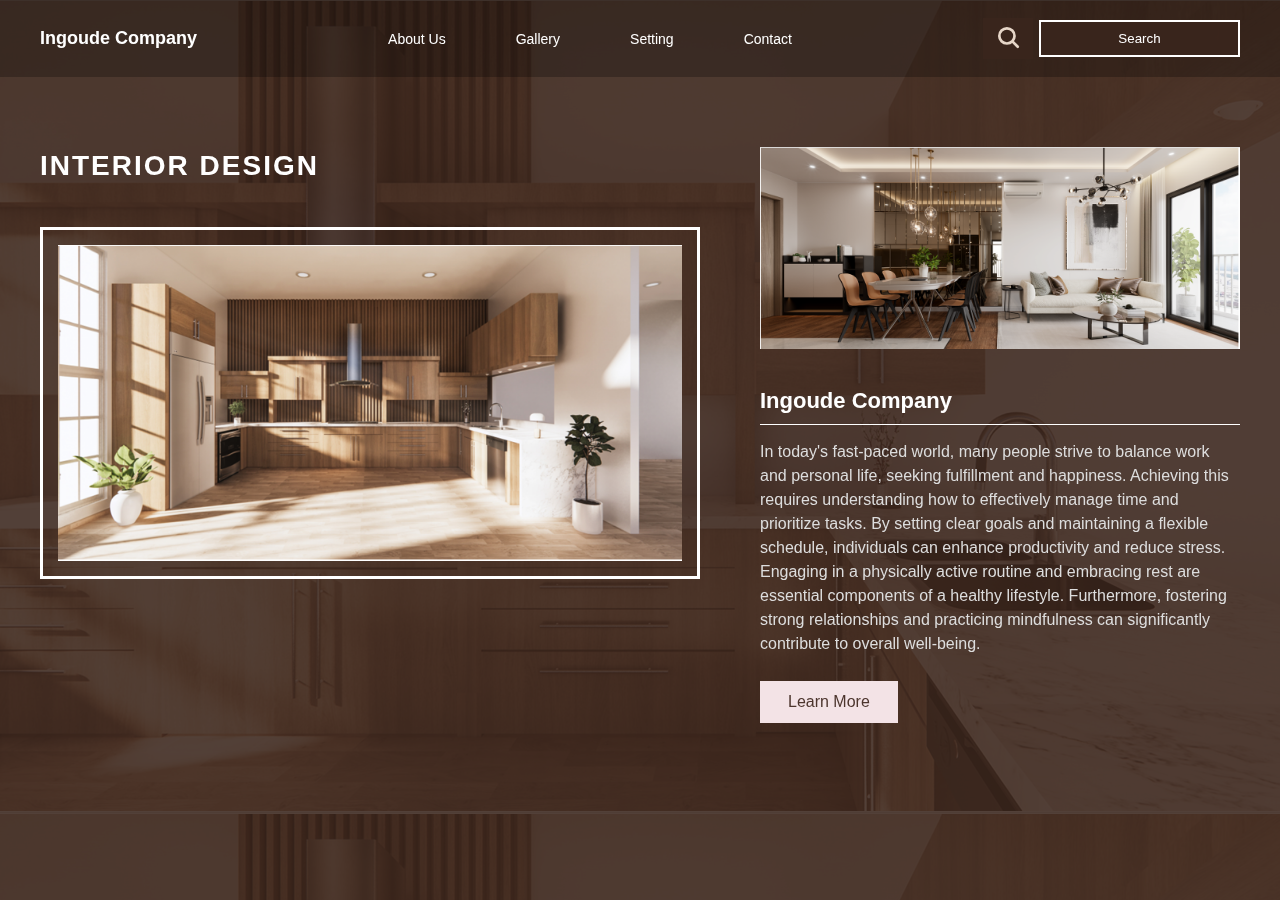
<file: index.html>
<!DOCTYPE html>
<html lang="en">

<head>
    <meta charset="UTF-8">
    <meta name="viewport" content="width=device-width, initial-scale=1.0">
    <title>Home – Ingoude Company</title>
    <link rel="stylesheet" href="style.css">
</head>

<body class="home-page">

    <header class="navbar">
        <div class="logo">Ingoude Company</div>

        <nav>
            <ul id="nav-menu">
                <li><a href="about.html">About Us</a></li>
                <li><a href="gallery.html">Gallery</a></li>
                <li><a href="setting.html">Setting</a></li>
                <li><a href="contact.html">Contact</a></li>
            </ul>
        </nav>

        <div class="search-box">
            <button class="search-btn">
                <svg width="26" height="26" viewBox="0 0 24 24" fill="none" stroke="#e6d6c8" stroke-width="2.5"
                    stroke-linecap="round" stroke-linejoin="round">
                    <circle cx="11" cy="11" r="7"></circle>
                    <line x1="16.5" y1="16.5" x2="21" y2="21"></line>
                </svg>
            </button>
            <input type="text" placeholder="Search">
        </div>

        <button class="mobile-menu-btn" id="mobile-menu-toggle">
            <span></span>
            <span></span>
            <span></span>
        </button>
    </header>


    <section class="hero">
        <h1 class="hero-title">INTERIOR DESIGN</h1>

        <div class="hero-container">


            <div class="image-frame">
                <img src="assets/left-main.PNG" alt="Interior Main Image">
            </div>


            <div class="content-box">

                <div class="small-img-box">
                    <img src="assets/right-top.PNG" alt="Interior Right Side">
                </div>

                <h2>Ingoude Company</h2>
                <hr>

                <p>
                    In today's fast-paced world, many people strive to balance work and personal life,
                    seeking fulfillment and happiness. Achieving this requires understanding how to
                    effectively manage time and prioritize tasks. By setting clear goals and maintaining
                    a flexible schedule, individuals can enhance productivity and reduce stress.
                    Engaging in a physically active routine and embracing rest are essential components
                    of a healthy lifestyle. Furthermore, fostering strong relationships and practicing
                    mindfulness can significantly contribute to overall well-being.
                </p>

                <a href="#" class="learn-btn">Learn More</a>

            </div>
        </div>

    </section>

    <script src="script.js"></script>

</body>

</html>
</file>
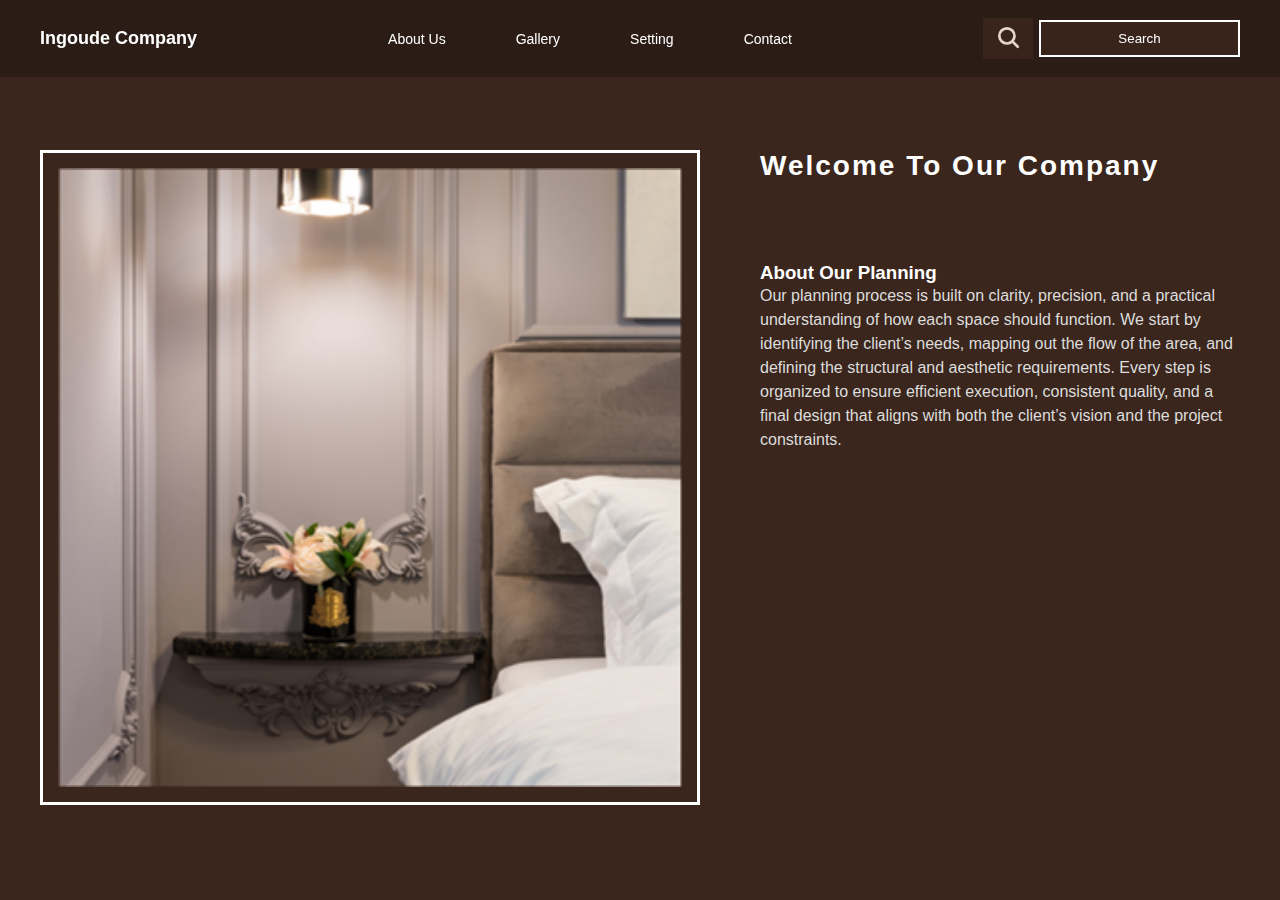
<file: about.html>
<!DOCTYPE html>
<html lang="en">

<head>
    <meta charset="UTF-8">
    <meta name="viewport" content="width=device-width, initial-scale=1.0">
    <title>About – Ingoude Company</title>
    <link rel="stylesheet" href="style.css">
</head>

<body>

    <header class="navbar">
        <div class="logo">Ingoude Company</div>

        <nav>
            <ul>
                <li><a href="#">About Us</a></li>
                <li><a href="#">Gallery</a></li>
                <li><a href="#">Setting</a></li>
                <li><a href="#">Contact</a></li>
            </ul>
        </nav>

        <div class="search-box">
            <button class="search-btn">
                <svg width="26" height="26" viewBox="0 0 24 24" fill="none"
                    stroke="#e6d6c8" stroke-width="2.5" stroke-linecap="round" stroke-linejoin="round">
                    <circle cx="11" cy="11" r="7"></circle>
                    <line x1="16.5" y1="16.5" x2="21" y2="21"></line>
                </svg>
            </button>
            <input type="text" placeholder="Search">
        </div>
    </header>

    <section class="hero">

        <div class="hero-container">

           
            <div class="image-frame">
                <img src="assets/about.PNG" alt="About Image">
            </div>

         
            <div class="content-box">

                <h1 class="hero-title" style="margin-bottom: 80px;">Welcome To Our Company</h1>

                <h3>About Our Planning</h3>
               

                <p>
                    Our planning process is built on clarity, precision, and a practical understanding 
                    of how each space should function. We start by identifying the client’s needs, 
                    mapping out the flow of the area, and defining the structural and aesthetic 
                    requirements. Every step is organized to ensure efficient execution, consistent 
                    quality, and a final design that aligns with both the client’s vision and the 
                    project constraints.
                </p>

            </div>

        </div>

    </section>

</body>
</html>
</file>
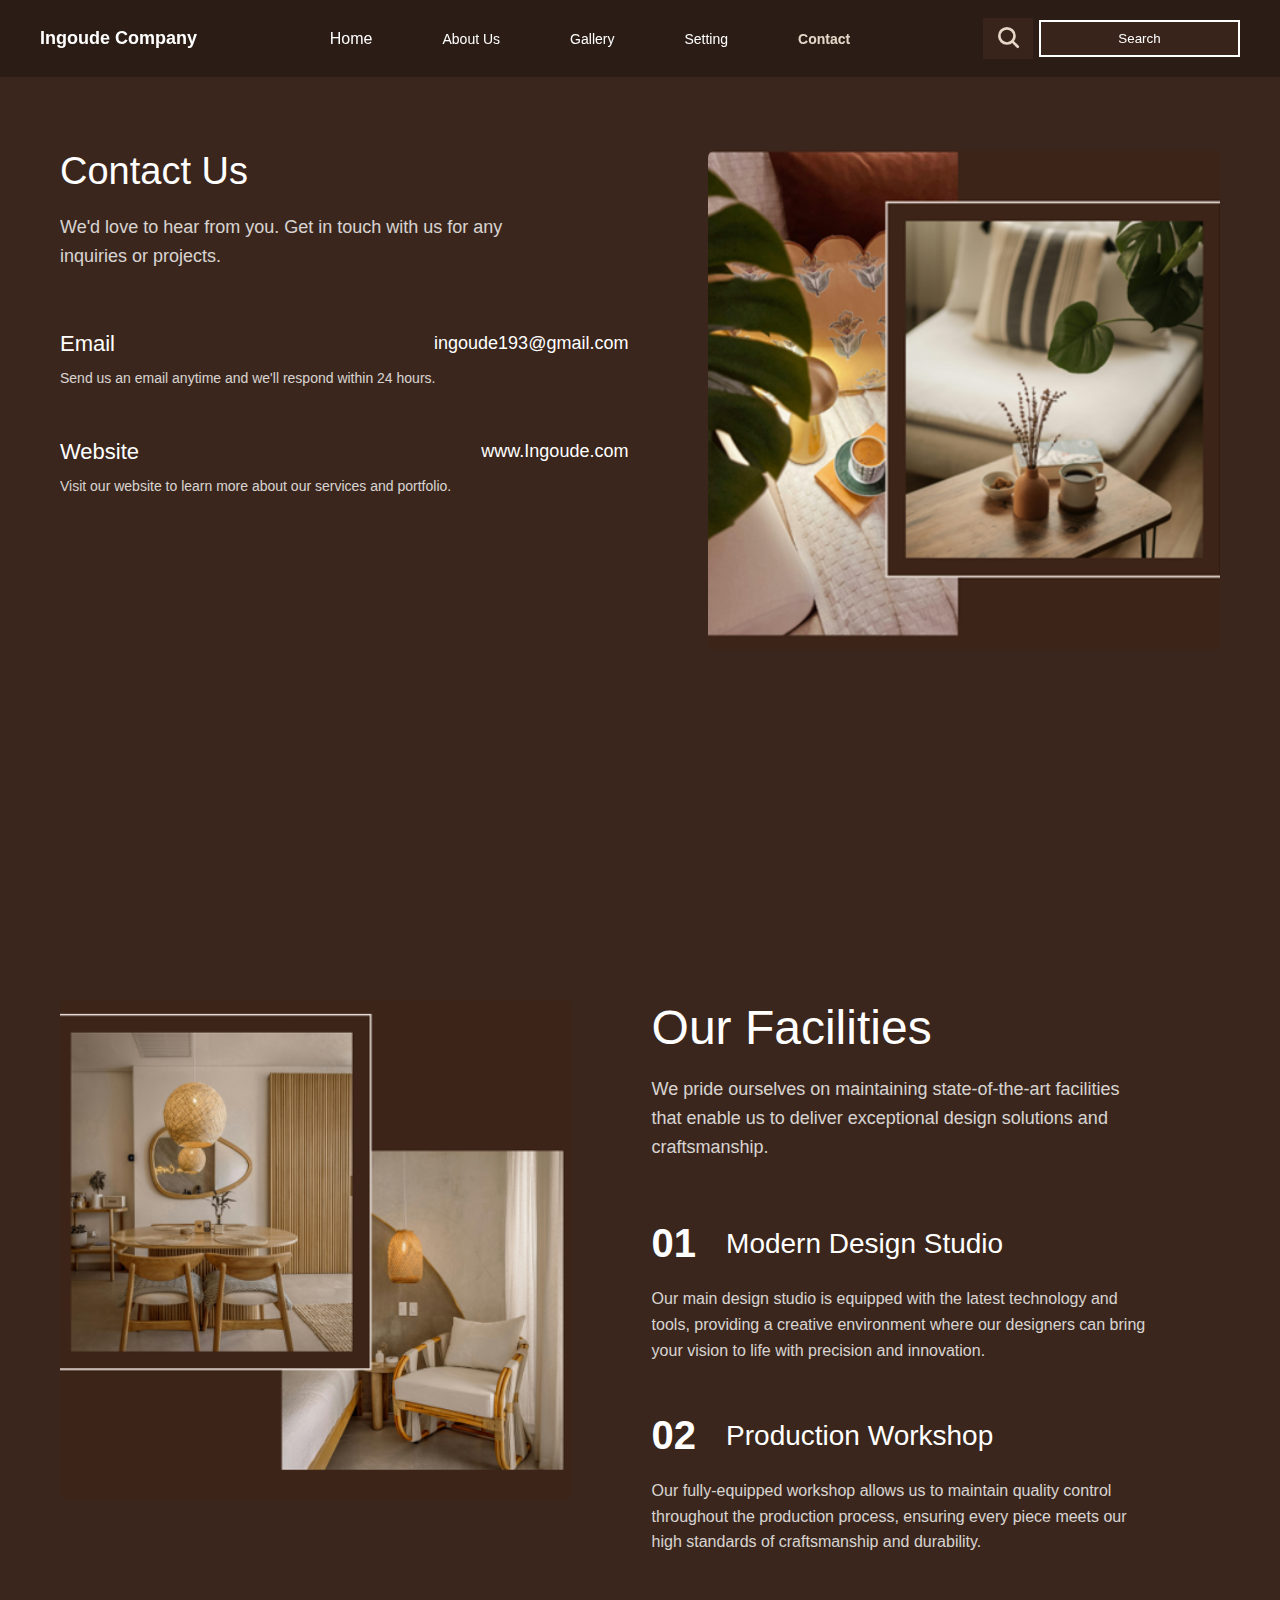
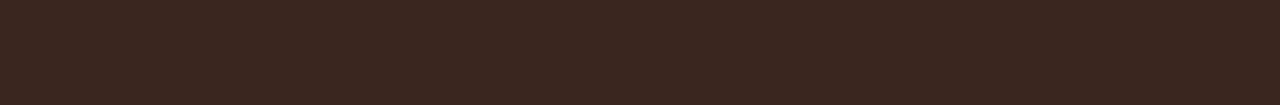
<file: contact.html>
<!DOCTYPE html>
<html lang="en">

<head>
    <meta charset="UTF-8">
    <meta name="viewport" content="width=device-width, initial-scale=1.0">
    <title>Contact – Ingoude Company</title>
    <link rel="stylesheet" href="style.css">
</head>

<body>

    <header class="navbar">
        <div class="logo">Ingoude Company</div>

        <nav>
            <ul id="nav-menu>
                <li><a href=" index.html">Home</a></li>
                <li><a href="about.html">About Us</a></li>
                <li><a href="gallery.html">Gallery</a></li>
                <li><a href="setting.html">Setting</a></li>
                <li><a href="contact.html" class="active">Contact</a></li>
            </ul>
        </nav>

        <div class="search-box">
            <button class="search-btn">
                <svg width="26" height="26" viewBox="0 0 24 24" fill="none" stroke="#e6d6c8" stroke-width="2.5"
                    stroke-linecap="round" stroke-linejoin="round">
                    <circle cx="11" cy="11" r="7"></circle>
                    <line x1="16.5" y1="16.5" x2="21" y2="21"></line>
                </svg>
            </button>
            <input type="text" placeholder="Search">
        </div>
        <button class="mobile-menu-btn" id="mobile-menu-toggle">
            <span></span>
            <span></span>
            <span></span>
        </button>
    </header>

    <section class="contact-section">
        <div class="contact-container">
            <div class="contact-content">
                <div class="contact-info">
                    <h1 class="contact-title">Contact Us</h1>
                    <p class="contact-subtitle">We'd love to hear from you. Get in touch with us for any inquiries or
                        projects.</p>

                    <div class="contact-item">
                        <div class="contact-item-header">
                            <h3 class="contact-item-title">Email</h3>
                            <p class="contact-item-value">ingoude193@gmail.com</p>
                        </div>
                        <p class="contact-item-desc">Send us an email anytime and we'll respond within 24 hours.</p>
                    </div>

                    <div class="contact-item">
                        <div class="contact-item-header">
                            <h3 class="contact-item-title">Website</h3>
                            <p class="contact-item-value">www.Ingoude.com</p>
                        </div>
                        <p class="contact-item-desc">Visit our website to learn more about our services and portfolio.
                        </p>
                    </div>
                </div>

                <div class="contact-image">
                    <img src="assets/contact1.PNG" alt="Contact Us">
                </div>
            </div>
        </div>
    </section>

    <section class="facilities-section">
        <div class="facilities-container">
            <div class="facilities-content">
                <div class="facilities-image">
                    <img src="assets/facilities.PNG" alt="Our Facilities">
                </div>

                <div class="facilities-info">
                    <h1 class="facilities-title">Our Facilities</h1>
                    <p class="facilities-subtitle">We pride ourselves on maintaining state-of-the-art facilities that
                        enable us to deliver exceptional design solutions and craftsmanship.</p>

                    <div class="facilities-item">
                        <div class="facilities-item-header">
                            <h2 class="facilities-number">01</h2>
                            <h3 class="facilities-heading">Modern Design Studio</h3>
                        </div>
                        <p class="facilities-text">Our main design studio is equipped with the latest technology and
                            tools, providing a creative environment where our designers can bring your vision to life
                            with precision and innovation.</p>
                    </div>

                    <div class="facilities-item">
                        <div class="facilities-item-header">
                            <h2 class="facilities-number">02</h2>
                            <h3 class="facilities-heading">Production Workshop</h3>
                        </div>
                        <p class="facilities-text">Our fully-equipped workshop allows us to maintain quality control
                            throughout the production process, ensuring every piece meets our high standards of
                            craftsmanship and durability.</p>
                    </div>
                </div>
            </div>
        </div>
    </section>
    <script src="script.js"></script>

</body>

</html>
</file>
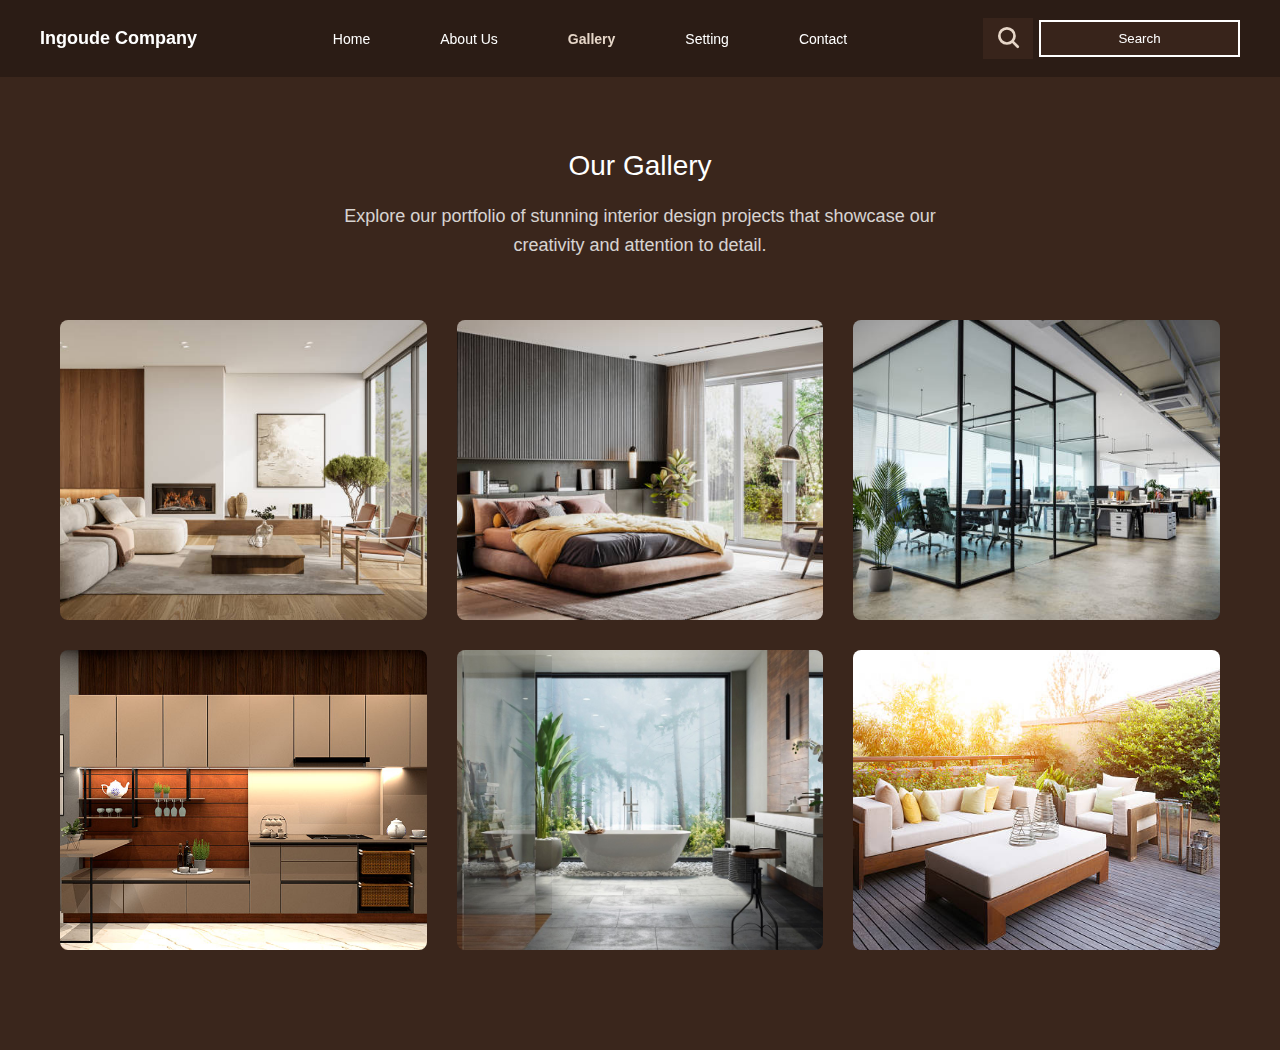
<file: gallery.html>
<!DOCTYPE html>
<html lang="en">

<head>
    <meta charset="UTF-8">
    <meta name="viewport" content="width=device-width, initial-scale=1.0">
    <title>Gallery – Ingoude Company</title>
    <link rel="stylesheet" href="style.css">
</head>

<body>

    <header class="navbar">
        <div class="logo">Ingoude Company</div>

        <nav>
            <ul id="nav-menu">
                <li><a href="index.html">Home</a></li>
                <li><a href="about.html">About Us</a></li>
                <li><a href="gallery.html" class="active">Gallery</a></li>
                <li><a href="setting.html">Setting</a></li>
                <li><a href="contact.html">Contact</a></li>
            </ul>
        </nav>

        <div class="search-box">
            <button class="search-btn">
                <svg width="26" height="26" viewBox="0 0 24 24" fill="none" stroke="#e6d6c8" stroke-width="2.5"
                    stroke-linecap="round" stroke-linejoin="round">
                    <circle cx="11" cy="11" r="7"></circle>
                    <line x1="16.5" y1="16.5" x2="21" y2="21"></line>
                </svg>
            </button>
            <input type="text" placeholder="Search">
        </div>
        <button class="mobile-menu-btn" id="mobile-menu-toggle">
            <span></span>
            <span></span>
            <span></span>
        </button>
    </header>


    <section class="gallery-section">
        <div class="gallery-container">
            <h1 class="gallery-title">Our Gallery</h1>
            <p class="gallery-subtitle">Explore our portfolio of stunning interior design projects that showcase our
                creativity and attention to detail.</p>

            <div class="gallery-grid">
                <div class="gallery-item">
                    <img src="assets/modern-living-room.jpg" alt="Modern Living Room">
                    <div class="gallery-overlay">
                        <h3>Modern Living Room</h3>
                        <p>Contemporary design with minimalist aesthetics</p>
                    </div>
                </div>

                <div class="gallery-item">
                    <img src="assets/luxury-bed-room.jpg" alt="Luxury Bedroom">
                    <div class="gallery-overlay">
                        <h3>Luxury Bedroom</h3>
                        <p>Elegant and comfortable sleeping space</p>
                    </div>
                </div>

                <div class="gallery-item">
                    <img src="assets/office-space.jpg" alt="Office Space">
                    <div class="gallery-overlay">
                        <h3>Office Space</h3>
                        <p>Productive and inspiring work environment</p>
                    </div>
                </div>

                <div class="gallery-item">
                    <img src="assets/kitchen-design.jpg" alt="Kitchen Design">
                    <div class="gallery-overlay">
                        <h3>Kitchen Design</h3>
                        <p>Functional and beautiful culinary space</p>
                    </div>
                </div>

                <div class="gallery-item">
                    <img src="assets/bathroom-luxury.jpg" alt="Bathroom Luxury">
                    <div class="gallery-overlay">
                        <h3>Bathroom Luxury</h3>
                        <p>Spa-like retreat with premium finishes</p>
                    </div>
                </div>

                <div class="gallery-item">
                    <img src="assets/outdoor-living.jpg" alt="Outdoor Living">
                    <div class="gallery-overlay">
                        <h3>Outdoor Living</h3>
                        <p>Seamless indoor-outdoor transition</p>
                    </div>
                </div>
            </div>
        </div>
    </section>

    <script src="script.js"></script>
</body>

</html>
</file>
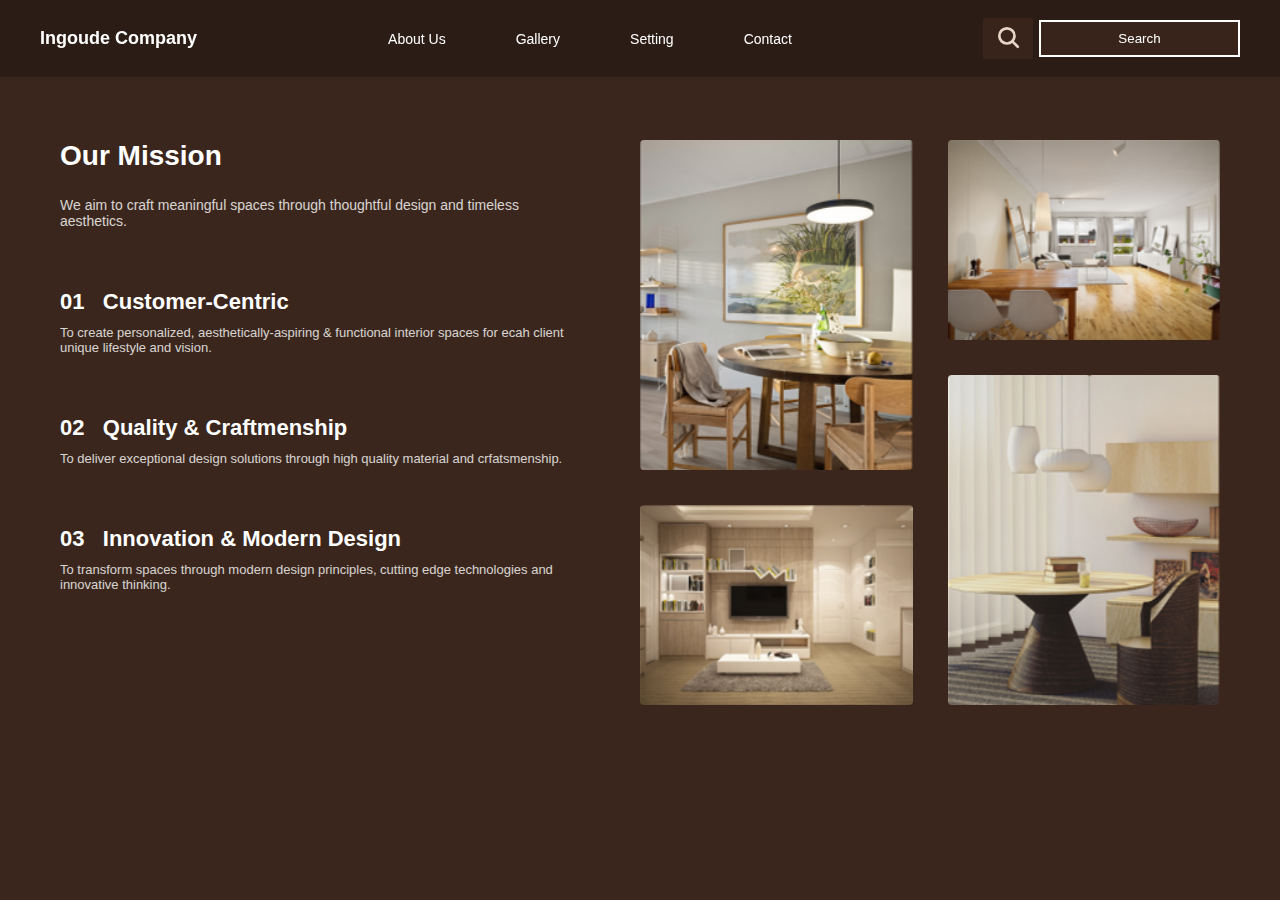
<file: mission.html>
<!DOCTYPE html>
<html lang="en">

<head>
    <meta charset="UTF-8">
    <meta name="viewport" content="width=device-width, initial-scale=1.0">
    <title>Mission - Ingoude Company</title>
    <link rel="stylesheet" href="style.css">
</head>

<body>

    <header class="navbar">
        <div class="logo">Ingoude Company</div>

        <nav>
            <ul>
                <li><a href="#">About Us</a></li>
                <li><a href="#">Gallery</a></li>
                <li><a href="#">Setting</a></li>
                <li><a href="#">Contact</a></li>
            </ul>
        </nav>

        <div class="search-box">
            <button class="search-btn">
                <svg width="26" height="26" viewBox="0 0 24 24" fill="none"
                    stroke="#e6d6c8" stroke-width="2.5" stroke-linecap="round" stroke-linejoin="round">
                    <circle cx="11" cy="11" r="7"></circle>
                    <line x1="16.5" y1="16.5" x2="21" y2="21"></line>
                </svg>
            </button>
            <input type="text" placeholder="Search">
        </div>
    </header>


    <section class="mission-section">

        <div class="mission-left">

            <h1 class="mission-title">Our Mission</h1>
            <p class="mission-subtitle">We aim to craft meaningful spaces through thoughtful design and timeless aesthetics.</p>

            <div class="mission-item">
                <h2>01 &nbsp; Customer-Centric</h2>
                <p>To create personalized, aesthetically-aspiring & functional interior spaces for ecah client unique lifestyle and vision.</p>
            </div>

            <div class="mission-item">
                <h2>02 &nbsp; Quality & Craftmenship</h2>
                <p>To deliver exceptional design solutions through high quality material and crfatsmenship.</p>
            </div>

            <div class="mission-item">
                <h2>03 &nbsp; Innovation & Modern Design</h2>
                <p>To transform spaces through modern design principles, cutting edge technologies and innovative thinking.</p>
            </div>

        </div>

        <div class="mission-right">

            <div class="mission-grid">
                <img src="assets/mission1.PNG" alt="m1">
                <img src="assets/mission2.PNG" alt="m2">
                <img src="assets/mission3.PNG" alt="m3">
                <img src="assets/mission4.PNG" alt="m4">
            </div>

        </div>

    </section>

</body>
</html>
</file>
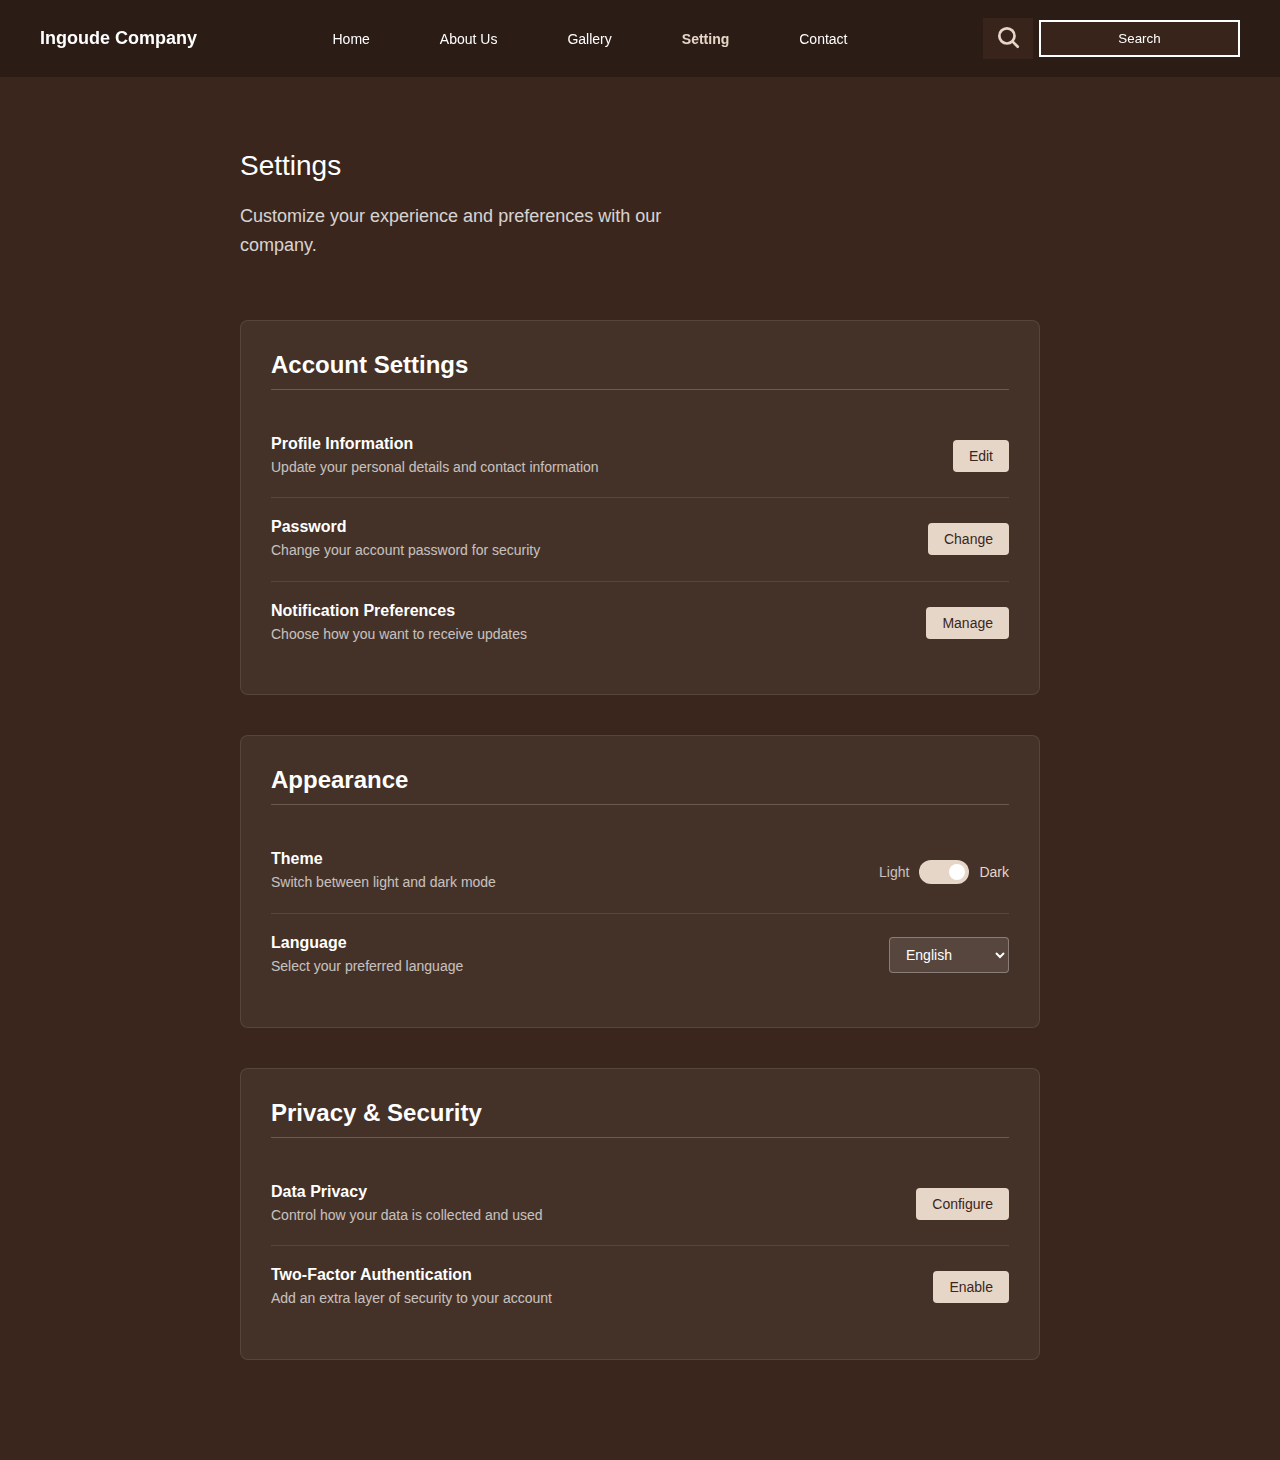
<file: setting.html>
<!DOCTYPE html>
<html lang="en">

<head>
    <meta charset="UTF-8">
    <meta name="viewport" content="width=device-width, initial-scale=1.0">
    <title>Setting – Ingoude Company</title>
    <link rel="stylesheet" href="style.css">
</head>

<body>

    <header class="navbar">
        <div class="logo">Ingoude Company</div>

        <nav>
            <ul id="nav-menu">
                <li><a href="index.html">Home</a></li>
                <li><a href="about.html">About Us</a></li>
                <li><a href="gallery.html">Gallery</a></li>
                <li><a href="setting.html" class="active">Setting</a></li>
                <li><a href="contact.html">Contact</a></li>
            </ul>
        </nav>

        <div class="search-box">
            <button class="search-btn">
                <svg width="26" height="26" viewBox="0 0 24 24" fill="none" stroke="#e6d6c8" stroke-width="2.5"
                    stroke-linecap="round" stroke-linejoin="round">
                    <circle cx="11" cy="11" r="7"></circle>
                    <line x1="16.5" y1="16.5" x2="21" y2="21"></line>
                </svg>
            </button>
            <input type="text" placeholder="Search">
        </div>
        <button class="mobile-menu-btn" id="mobile-menu-toggle">
            <span></span>
            <span></span>
            <span></span>
        </button>
    </header>


    <section class="settings-section">
        <div class="settings-container">
            <h1 class="settings-title">Settings</h1>
            <p class="settings-subtitle">Customize your experience and preferences with our company.</p>

            <div class="settings-content">
                <div class="settings-category">
                    <h2 class="category-title">Account Settings</h2>

                    <div class="setting-item">
                        <div class="setting-info">
                            <h3>Profile Information</h3>
                            <p>Update your personal details and contact information</p>
                        </div>
                        <button class="setting-btn">Edit</button>
                    </div>

                    <div class="setting-item">
                        <div class="setting-info">
                            <h3>Password</h3>
                            <p>Change your account password for security</p>
                        </div>
                        <button class="setting-btn">Change</button>
                    </div>

                    <div class="setting-item">
                        <div class="setting-info">
                            <h3>Notification Preferences</h3>
                            <p>Choose how you want to receive updates</p>
                        </div>
                        <button class="setting-btn">Manage</button>
                    </div>
                </div>

                <div class="settings-category">
                    <h2 class="category-title">Appearance</h2>

                    <div class="setting-item">
                        <div class="setting-info">
                            <h3>Theme</h3>
                            <p>Switch between light and dark mode</p>
                        </div>
                        <div class="theme-toggle">
                            <span class="theme-option">Light</span>
                            <label class="switch">
                                <input type="checkbox" checked>
                                <span class="slider"></span>
                            </label>
                            <span class="theme-option active">Dark</span>
                        </div>
                    </div>

                    <div class="setting-item">
                        <div class="setting-info">
                            <h3>Language</h3>
                            <p>Select your preferred language</p>
                        </div>
                        <select class="language-select">
                            <option value="en">English</option>
                            <option value="es">Spanish</option>
                            <option value="fr">French</option>
                            <option value="de">German</option>
                        </select>
                    </div>
                </div>

                <div class="settings-category">
                    <h2 class="category-title">Privacy & Security</h2>

                    <div class="setting-item">
                        <div class="setting-info">
                            <h3>Data Privacy</h3>
                            <p>Control how your data is collected and used</p>
                        </div>
                        <button class="setting-btn">Configure</button>
                    </div>

                    <div class="setting-item">
                        <div class="setting-info">
                            <h3>Two-Factor Authentication</h3>
                            <p>Add an extra layer of security to your account</p>
                        </div>
                        <button class="setting-btn">Enable</button>
                    </div>
                </div>
            </div>
        </div>
    </section>

    <script src="script.js"></script>
</body>

</html>
</file>
<file: style.css>
* {
    margin: 0;
    padding: 0;
    box-sizing: border-box;
}

body {
    font-family: Helvetica, Arial, sans-serif;
    color: #fff;
    overflow-x: hidden;
    background: #3a261c;
}

body.home-page {
    background: url('assets/bg.PNG')
}

body.home-page::before {
    content: "";
    position: fixed;
    inset: 0;
    background: rgba(58, 38, 28, 0.88);
    z-index: -1;
}

body:not(.home-page)::before {
    display: none;
}

.navbar {
    width: 100%;
    padding: 18px 40px;
    display: flex;
    justify-content: space-between;
    align-items: center;
    background: rgba(0, 0, 0, 0.25);
    position: fixed;
    top: 0;
    z-index: 100;
}

.logo {
    font-size: 18px;
    font-weight: bold;
    color: #fff;
}

nav ul {
    display: flex;
    list-style: none;
    gap: 70px;
}

nav a {
    text-decoration: none;
    color: #fff;
    font-size: 14px;
    transition: 0.2s;
}

nav a:hover {
    opacity: 0.8;
}

.search-box {
    display: flex;
    align-items: center;
}

.search-box input {
    padding: 9px 10px;
    border: 2px solid white;
    background-color: rgba(58, 38, 28, 0.88);
    color: white;
    text-align: center;
}

.search-box input::placeholder {
    color: white;
    opacity: 1;
}

.search-btn {
    padding: 6px 12px;
    background: rgba(58, 38, 28, 0.88);
    border: none;
    margin-right: 6px;
    cursor: pointer;
}

/* Mobile Menu */
.mobile-menu-btn {
    display: none;
    background: none;
    border: none;
    color: white;
    font-size: 24px;
    cursor: pointer;
}

@media (max-width: 768px) {
    .navbar {
        padding: 15px 20px;
    }

    nav ul {
        display: none;
        position: absolute;
        top: 100%;
        left: 0;
        width: 100%;
        background: rgba(58, 38, 28, 0.95);
        flex-direction: column;
        gap: 0;
        padding: 20px 0;
    }

    nav ul.active {
        display: flex;
    }

    nav ul li {
        width: 100%;
        text-align: center;
    }

    nav ul li a {
        display: block;
        padding: 15px 20px;
        border-bottom: 1px solid rgba(255, 255, 255, 0.1);
    }

    .mobile-menu-btn {
        display: block;
    }

    .search-box input {
        display: none;
    }
}

@media (max-width: 480px) {
    .hero {
        padding: 120px 20px;
    }

    .hero-title {
        font-size: 32px;
        letter-spacing: 1px;
    }

    .image-frame {
        padding: 10px;
        border-width: 2px;
    }
}

/* Rest of your existing CSS remains the same */
.hero {
    width: 100%;
    padding: 150px 40px 60px;
}

.hero-title {
    font-size: 28px;
    letter-spacing: 2px;
    margin-bottom: 45px;
}

.hero-container {
    display: flex;
    justify-content: space-between;
    gap: 40px;
    align-items: flex-start;
}

.image-frame {
    width: 55%;
    padding: 15px;
    border: 3px solid #fff;
}

.image-frame img {
    width: 100%;
    height: auto;
    display: block;
}

.content-box {
    width: 40%;
}

.small-img-box img {
    width: 100%;
    height: auto;
    margin-bottom: 25px;
    margin-top: -80px;
}

.content-box h2 {
    margin: 10px 0;
    font-size: 22px;
    color: #fff;
}

.content-box hr {
    border: none;
    height: 1px;
    background: #fff;
    margin-bottom: 15px;
}

.content-box p {
    margin-bottom: 15px;
    line-height: 1.5rem;
    color: #ddd;
}

.learn-btn {
    display: inline-block;
    padding: 12px 28px;
    background: rgb(243, 227, 230);
    color: #4c352d;
    text-decoration: none;
    margin-top: 10px;
}

@media (max-width: 992px) {
    .hero-container {
        flex-direction: column;
        align-items: center;
        text-align: center;
    }

    .image-frame {
        width: 90%;
    }

    .content-box {
        width: 90%;
    }

    .small-img-box img {
        margin-top: 20px;
    }
}

.mission-section {
    display: flex;
    justify-content: space-between;
    align-items: flex-start;
    padding: 140px 60px;
    background: #3a261c;
    color: white;
}

.mission-left {
    width: 45%;
}

.mission-title {
    font-size: 28px;
    margin-bottom: 25px;
}

.mission-subtitle {
    font-size: 14px;
    opacity: 0.8;
    margin-bottom: 60px;
}

.mission-item {
    margin-bottom: 60px;
}

.mission-item h2 {
    font-size: 22px;
    font-weight: 600;
    margin-bottom: 10px;
}

.mission-item p {
    font-size: 13px;
    opacity: 0.8;
}

.mission-right {
    width: 50%;
    display: flex;
    justify-content: center;
}

.mission-grid {
    display: grid;
    grid-template-columns: 1fr 1fr;
    gap: 35px;
}

.mission-grid img:nth-child(1),
.mission-grid img:nth-child(4) {
    width: 100%;
    height: 330px;
    object-fit: cover;
    border-radius: 4px;
}

.mission-grid img:nth-child(2),
.mission-grid img:nth-child(3) {
    width: 100%;
    height: 200px;
    object-fit: cover;
    border-radius: 4px;
}

.mission-grid img:nth-child(4) {
    margin-top: -130px;
}

@media (max-width: 992px) {
    .mission-section {
        flex-direction: column;
        padding: 120px 30px;
    }

    .mission-left,
    .mission-right {
        width: 100%;
        text-align: left;
    }

    .mission-grid {
        margin-top: 40px;
    }
}

@media (max-width: 600px) {
    .mission-title {
        font-size: 36px;
    }

    .mission-grid {
        grid-template-columns: 1fr;
    }
}

.vision-section {
    padding: 100px 60px;
    background: #3a261c;
    color: white;
}

.vision-container {
    max-width: 1200px;
    margin: 0 auto;
}

.vision-main-content {
    display: flex;
    align-items: flex-start;
    gap: 60px;
    margin-bottom: 80px;
}

.vision-header {
    width: 30%;
    flex-shrink: 0;
}

.vision-title {
    font-size: 28px;
    margin-bottom: 20px;
    font-style: none;
    font-weight: bolder;
}

.vision-subtitle {
    font-size: 16px;
    line-height: 1.6;
    opacity: 0.8;
}

.vision-content {
    display: flex;
    justify-content: space-between;
    gap: 60px;
    width: 70%;
}

.vision-item {
    flex: 1;
}

.vision-item-header {
    display: flex;
    align-items: center;
    margin-bottom: 20px;
}

.vision-number {
    font-size: 30px;
    margin-right: 20px;
    color: white;
}

.vision-heading {
    font-size: 20px;
    font-weight: 400;
}

.vision-text {
    font-size: 16px;
    line-height: 1.6;
    opacity: 0.8;
}

.vision-images {
    display: flex;
    justify-content: space-between;
    gap: 40px;
}

.vision-image {
    flex: 1;
}

.vision-image img {
    width: 100%;
    height: 300px;
    object-fit: cover;
    border-radius: 4px;
}

@media (max-width: 992px) {
    .vision-section {
        padding: 80px 40px;
    }

    .vision-main-content {
        flex-direction: column;
        gap: 40px;
        margin-bottom: 60px;
    }

    .vision-header,
    .vision-content {
        width: 100%;
    }

    .vision-content {
        gap: 40px;
    }

    .vision-images {
        flex-direction: column;
        gap: 30px;
    }
}

@media (max-width: 768px) {
    .vision-section {
        padding: 60px 20px;
    }

    .vision-title {
        font-size: 36px;
    }

    .vision-number {
        font-size: 48px;
    }

    .vision-heading {
        font-size: 24px;
    }

    .vision-content {
        flex-direction: column;
    }
}

@media (max-width: 480px) {
    .vision-title {
        font-size: 32px;
    }

    .vision-number {
        font-size: 40px;
    }

    .vision-heading {
        font-size: 22px;
    }

    .vision-image img {
        height: 250px;
    }
}

.contact-section {
    padding: 150px 60px 100px;
    background: #3a261c;
    color: white;
    min-height: 100vh;
}

.contact-container {
    max-width: 1200px;
    margin: 0 auto;
}

.contact-content {
    display: flex;
    justify-content: space-between;
    align-items: flex-start;
    gap: 80px;
}

.contact-info {
    width: 50%;
}

.contact-title {
    font-size: 38px;
    margin-bottom: 20px;
    font-weight: lighter;
}

.contact-subtitle {
    font-size: 18px;
    line-height: 1.6;
    opacity: 0.8;
    margin-bottom: 60px;
    max-width: 500px;
}

.contact-item {
    margin-bottom: 50px;
}

.contact-item-header {
    display: flex;
    justify-content: space-between;
    align-items: center;
    margin-bottom: 10px;
    padding-bottom: 0;
}

.contact-item-title {
    font-size: 22px;
    font-weight: 400;
    color: white;
    margin: 0;
}

.contact-item-value {
    font-size: 18px;
    font-weight: 500;
    margin: 0;
    text-align: right;
}

.contact-item-desc {
    font-size: 14px;
    line-height: 1.6;
    opacity: 0.8;
    max-width: 400px;
    margin-top: 10px;
}

.contact-image {
    width: 45%;
    display: flex;
    justify-content: center;
    align-items: flex-start;
}

.contact-image img {
    width: 100%;
    height: 500px;
    object-fit: cover;
    border-radius: 8px;
}

.facilities-section {
    padding: 100px 60px;
    background: #3a261c;
    color: white;
}

.facilities-container {
    max-width: 1200px;
    margin: 0 auto;
}

.facilities-content {
    display: flex;
    justify-content: space-between;
    align-items: flex-start;
    gap: 80px;
}

.facilities-image {
    width: 45%;
    display: flex;
    justify-content: center;
    align-items: flex-start;
}

.facilities-image img {
    width: 100%;
    height: 500px;
    object-fit: cover;
    border-radius: 8px;
}

.facilities-info {
    width: 50%;
}

.facilities-title {
    font-size: 48px;
    margin-bottom: 20px;
    font-weight: lighter;
}

.facilities-subtitle {
    font-size: 18px;
    line-height: 1.6;
    opacity: 0.8;
    margin-bottom: 60px;
    max-width: 500px;
}

.facilities-item {
    margin-bottom: 50px;
}

.facilities-item-header {
    display: flex;
    align-items: center;
    margin-bottom: 20px;
}

.facilities-number {
    font-size: 40px;
    margin-right: 30px;
    color: white;
}

.facilities-heading {
    font-size: 28px;
    font-weight: 400;
    color: white;
}

.facilities-text {
    font-size: 16px;
    line-height: 1.6;
    opacity: 0.8;
    max-width: 500px;
}

@media (max-width: 992px) {
    .contact-section {
        padding: 130px 40px 80px;
    }

    .contact-content {
        flex-direction: column;
        gap: 50px;
    }

    .contact-info,
    .contact-image {
        width: 100%;
    }

    .contact-image img {
        height: 400px;
    }

    .facilities-section {
        padding: 80px 40px;
    }

    .facilities-content {
        flex-direction: column;
        gap: 50px;
    }

    .facilities-info,
    .facilities-image {
        width: 100%;
    }

    .facilities-image img {
        height: 400px;
    }
}

@media (max-width: 768px) {
    .contact-section {
        padding: 120px 30px 60px;
    }

    .contact-title {
        font-size: 36px;
    }

    .contact-item-header {
        flex-direction: column;
        align-items: flex-start;
        gap: 5px;
    }

    .contact-item-value {
        text-align: left;
        font-size: 16px;
    }

    .contact-item-title {
        font-size: 20px;
    }

    .facilities-section {
        padding: 60px 30px;
    }

    .facilities-title {
        font-size: 36px;
    }

    .facilities-number {
        font-size: 48px;
    }

    .facilities-heading {
        font-size: 24px;
    }
}

@media (max-width: 480px) {
    .contact-section {
        padding: 110px 20px 40px;
    }

    .contact-title {
        font-size: 32px;
    }

    .contact-subtitle {
        font-size: 16px;
        margin-bottom: 40px;
    }

    .contact-item {
        margin-bottom: 40px;
    }

    .contact-image img {
        height: 300px;
    }

    .facilities-section {
        padding: 40px 20px;
    }

    .facilities-title {
        font-size: 32px;
    }

    .facilities-number {
        font-size: 40px;
        margin-right: 20px;
    }

    .facilities-heading {
        font-size: 22px;
    }

    .facilities-image img {
        height: 300px;
    }
}

nav a.active {
    color: #e6d6c8;
    font-weight: 600;
}

.gallery-section {
    padding: 150px 60px 100px;
    background: #3a261c;
    color: white;
    min-height: 100vh;
}

.gallery-container {
    max-width: 1200px;
    margin: 0 auto;
}

.gallery-title {
    font-size: 28px;
    margin-bottom: 20px;
    font-weight: lighter;
    text-align: center;
}

.gallery-subtitle {
    font-size: 18px;
    line-height: 1.6;
    opacity: 0.8;
    margin-bottom: 60px;
    text-align: center;
    max-width: 600px;
    margin-left: auto;
    margin-right: auto;
}

.gallery-grid {
    display: grid;
    grid-template-columns: repeat(3, 1fr);
    gap: 30px;
}

.gallery-item {
    position: relative;
    border-radius: 8px;
    overflow: hidden;
    height: 300px;
    cursor: pointer;
    transition: transform 0.3s ease;
}

.gallery-item:hover {
    transform: translateY(-5px);
}

.gallery-item img {
    width: 100%;
    height: 100%;
    object-fit: cover;
    transition: transform 0.3s ease;
}

.gallery-item:hover img {
    transform: scale(1.05);
}

.gallery-overlay {
    position: absolute;
    bottom: 0;
    left: 0;
    right: 0;
    background: linear-gradient(transparent, rgba(0, 0, 0, 0.8));
    padding: 20px;
    transform: translateY(100%);
    transition: transform 0.3s ease;
}

.gallery-item:hover .gallery-overlay {
    transform: translateY(0);
}

.gallery-overlay h3 {
    font-size: 18px;
    font-weight: 600;
    margin-bottom: 5px;
    color: #e6d6c8;
}

.gallery-overlay p {
    font-size: 14px;
    opacity: 0.8;
    line-height: 1.4;
}

.settings-section {
    padding: 150px 60px 100px;
    background: #3a261c;
    color: white;
    min-height: 100vh;
}

.settings-container {
    max-width: 800px;
    margin: 0 auto;
}

.settings-title {
    font-size: 28px;
    margin-bottom: 20px;
    font-weight: lighter;
}

.settings-subtitle {
    font-size: 18px;
    line-height: 1.6;
    opacity: 0.8;
    margin-bottom: 60px;
    max-width: 500px;
}

.settings-content {
    display: flex;
    flex-direction: column;
    gap: 40px;
}

.settings-category {
    background: rgba(255, 255, 255, 0.05);
    padding: 30px;
    border-radius: 8px;
    border: 1px solid rgba(255, 255, 255, 0.1);
}

.category-title {
    font-size: 24px;
    font-weight: 600;
    margin-bottom: 25px;
    color: white;
    border-bottom: 1px solid rgba(255, 255, 255, 0.2);
    padding-bottom: 10px;
}

.setting-item {
    display: flex;
    justify-content: space-between;
    align-items: center;
    padding: 20px 0;
    border-bottom: 1px solid rgba(255, 255, 255, 0.1);
}

.setting-item:last-child {
    border-bottom: none;
}

.setting-info h3 {
    font-size: 16px;
    font-weight: 600;
    margin-bottom: 5px;
    color: #fff;
}

.setting-info p {
    font-size: 14px;
    opacity: 0.7;
    line-height: 1.4;
}

.setting-btn {
    background: #e6d6c8;
    color: #3a261c;
    border: none;
    padding: 8px 16px;
    border-radius: 4px;
    font-size: 14px;
    font-weight: 500;
    cursor: pointer;
    transition: background 0.3s ease;
}

.setting-btn:hover {
    background: #d4c2b0;
}

.theme-toggle {
    display: flex;
    align-items: center;
    gap: 10px;
}

.theme-option {
    font-size: 14px;
    opacity: 0.7;
}

.theme-option.active {
    opacity: 1;
    color: #e6d6c8;
}

.switch {
    position: relative;
    display: inline-block;
    width: 50px;
    height: 24px;
}

.switch input {
    opacity: 0;
    width: 0;
    height: 0;
}

.slider {
    position: absolute;
    cursor: pointer;
    top: 0;
    left: 0;
    right: 0;
    bottom: 0;
    background-color: #ccc;
    transition: .4s;
    border-radius: 24px;
}

.slider:before {
    position: absolute;
    content: "";
    height: 16px;
    width: 16px;
    left: 4px;
    bottom: 4px;
    background-color: white;
    transition: .4s;
    border-radius: 50%;
}

input:checked+.slider {
    background-color: #e6d6c8;
}

input:checked+.slider:before {
    transform: translateX(26px);
}

.language-select {
    background: rgba(255, 255, 255, 0.1);
    border: 1px solid rgba(255, 255, 255, 0.3);
    color: white;
    padding: 8px 12px;
    border-radius: 4px;
    font-size: 14px;
    min-width: 120px;
}

.language-select option {
    background: #3a261c;
    color: white;
}

@media (max-width: 992px) {
    .gallery-section {
        padding: 130px 40px 80px;
    }

    .gallery-grid {
        grid-template-columns: repeat(2, 1fr);
    }

    .settings-section {
        padding: 130px 40px 80px;
    }
}

@media (max-width: 768px) {
    .gallery-section {
        padding: 120px 30px 60px;
    }

    .gallery-title {
        font-size: 36px;
    }

    .gallery-grid {
        grid-template-columns: 1fr;
    }

    .settings-section {
        padding: 120px 30px 60px;
    }

    .settings-title {
        font-size: 36px;
    }

    .setting-item {
        flex-direction: column;
        align-items: flex-start;
        gap: 15px;
    }

    .setting-btn {
        align-self: flex-end;
    }
}

@media (max-width: 480px) {
    .gallery-section {
        padding: 110px 20px 40px;
    }

    .gallery-title {
        font-size: 32px;
    }

    .settings-section {
        padding: 110px 20px 40px;
    }

    .settings-title {
        font-size: 32px;
    }

    .settings-category {
        padding: 20px;
    }
}


.mobile-menu-btn {
    display: none;
    background: none;
    border: none;
    cursor: pointer;
    padding: 5px;
    flex-direction: column;
    justify-content: space-between;
    width: 30px;
    height: 21px;
    margin-left: 15px;
}

.mobile-menu-btn span {
    display: block;
    height: 3px;
    width: 100%;
    background-color: #e6d6c8;
    border-radius: 2px;
    transition: all 0.3s ease;
}

.mobile-menu-btn.active span:nth-child(1) {
    transform: rotate(45deg) translate(6px, 6px);
}

.mobile-menu-btn.active span:nth-child(2) {
    opacity: 0;
}

.mobile-menu-btn.active span:nth-child(3) {
    transform: rotate(-45deg) translate(6px, -6px);
}

@media (max-width: 768px) {
    .navbar {
        padding: 15px 20px;
        position: relative;
    }

    .mobile-menu-btn {
        display: flex;
    }

    nav ul {
        display: none;
        position: absolute;
        top: 100%;
        left: 0;
        width: 100%;
        background: rgba(58, 38, 28, 0.98);
        flex-direction: column;
        gap: 0;
        padding: 20px 0;
        backdrop-filter: blur(10px);
        border-top: 1px solid rgba(255, 255, 255, 0.1);
        margin: 0;
        z-index: 1000;
    }

    nav ul.active {
        display: flex;
        animation: slideDown 0.3s ease;
    }

    nav ul li {
        width: 100%;
        text-align: center;
        list-style: none;
    }

    nav ul li a {
        display: block;
        padding: 15px 20px;
        border-bottom: 1px solid rgba(255, 255, 255, 0.1);
        font-size: 16px;
        transition: background 0.3s ease;
        text-decoration: none;
        color: white;
    }

    nav ul li a:hover,
    nav ul li a.active {
        background: rgba(230, 214, 200, 0.1);
        border-left: 3px solid #e6d6c8;
    }

    .search-box input {
        display: none;
    }

    .search-box {
        margin-left: auto;
    }
}

@keyframes slideDown {
    from {
        opacity: 0;
        transform: translateY(-10px);
    }

    to {
        opacity: 1;
        transform: translateY(0);
    }
}

.mobile-menu-overlay {
    position: fixed;
    top: 0;
    left: 0;
    width: 100%;
    height: 100%;
    background: rgba(0, 0, 0, 0.5);
    z-index: 99;
    backdrop-filter: blur(2px);
}
</file>
